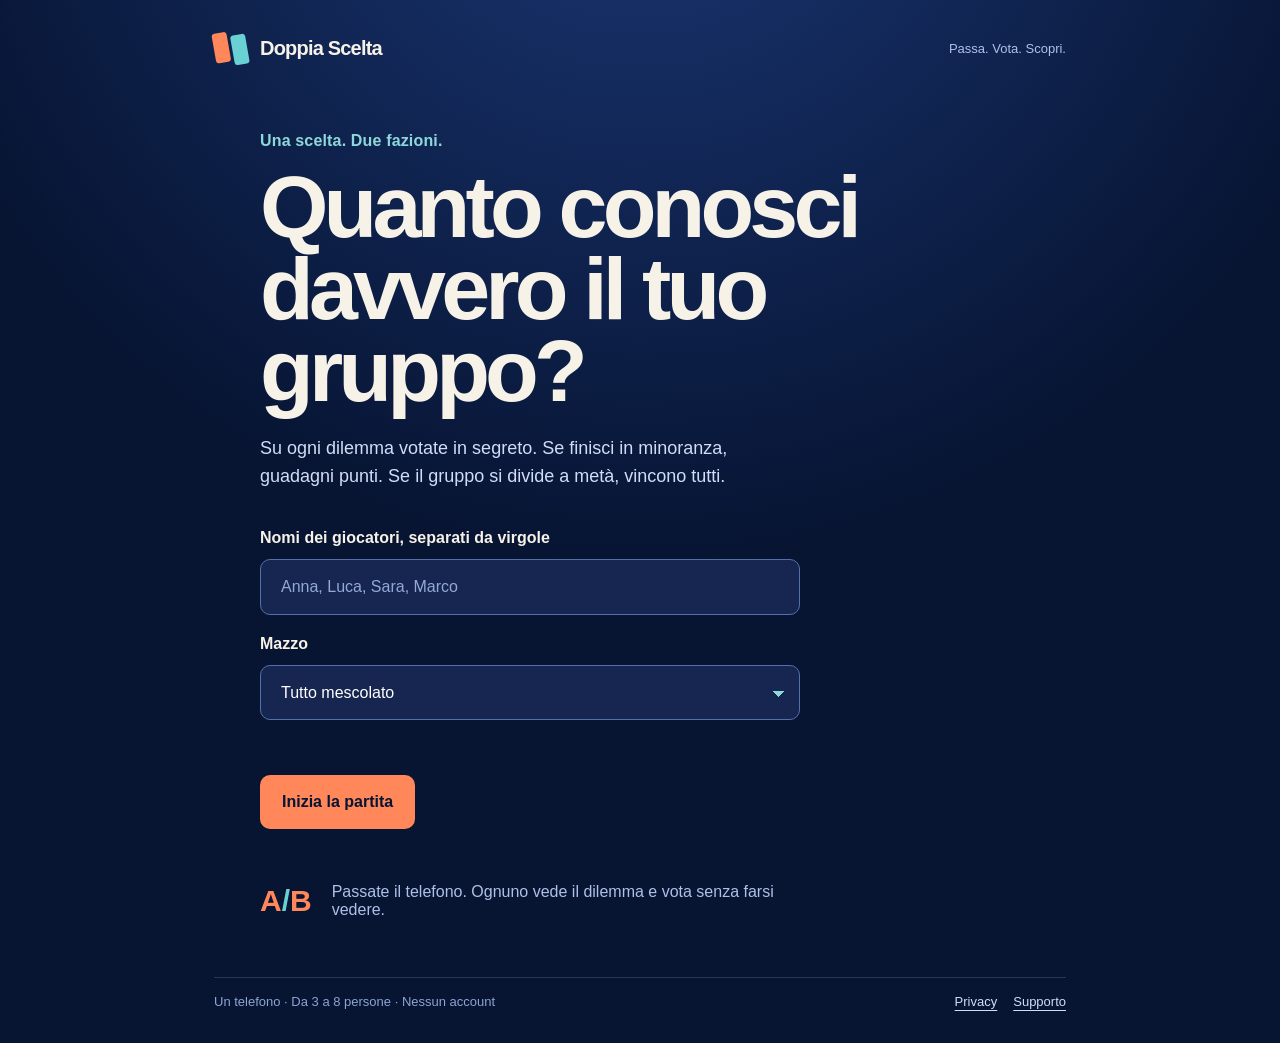
<file: index.html>
<!doctype html>
<html lang="it">
<head>
  <meta charset="utf-8">
  <meta name="viewport" content="width=device-width,initial-scale=1">
  <meta name="theme-color" content="#0a1737">
  <meta name="description" content="Un gioco di scelte segrete per gruppi di amici. Un telefono, nessun account.">
  <meta name="apple-mobile-web-app-capable" content="yes">
  <meta name="apple-mobile-web-app-status-bar-style" content="black-translucent">
  <title>Doppia Scelta — il gioco che divide il gruppo</title>
  <link rel="manifest" href="manifest.webmanifest">
  <link rel="icon" href="icon.svg" type="image/svg+xml">
  <link rel="stylesheet" href="style.css">
</head>
<body>
  <main class="shell">
    <header class="masthead"><div class="mark" aria-hidden="true"><span></span><span></span></div><strong>Doppia Scelta</strong><span class="edition">Passa. Vota. Scopri.</span></header>
    <section id="screen" aria-live="polite"></section>
    <footer><span>Un telefono · Da 3 a 8 persone · Nessun account</span><nav aria-label="Informazioni"><a href="privacy.html">Privacy</a><a href="support.html">Supporto</a><button id="install" type="button" hidden>Installa</button></nav></footer>
  </main>
  <script type="module" src="main.js"></script>
</body>
</html>
</file>
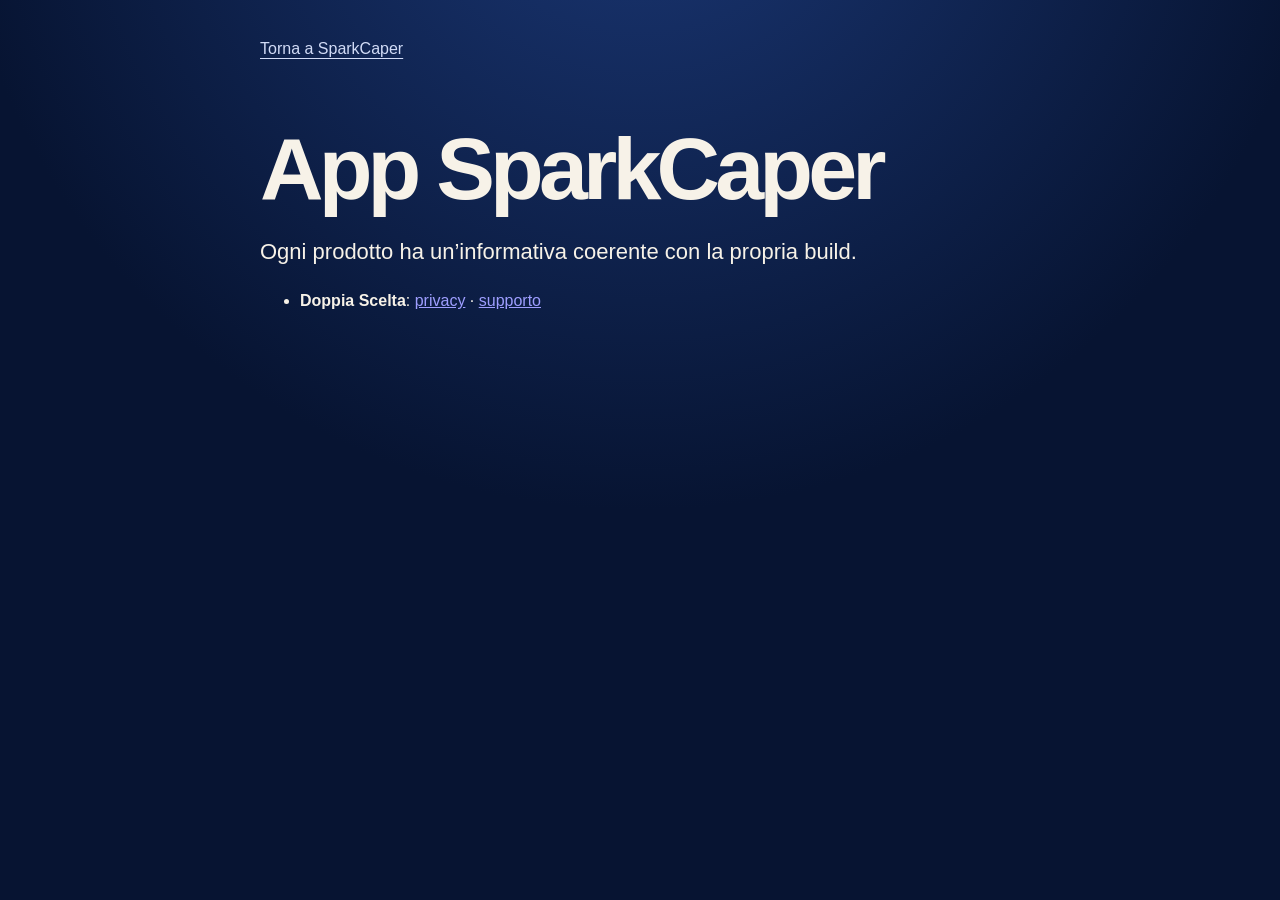
<file: apps/index.html>
<!doctype html>
<html lang="it">
<head>
  <meta charset="utf-8">
  <meta name="viewport" content="width=device-width,initial-scale=1">
  <meta name="theme-color" content="#071432">
  <meta name="sparkcaper-legal-source-sha256" content="catalog">
  <title>App — SparkCaper</title>
  <link rel="stylesheet" href="../style.css">
</head>
<body>
  <main class="legal-shell">
    <a class="back-link" href="../">Torna a SparkCaper</a>
    <h1>App SparkCaper</h1>
    <p class="legal-lead">Ogni prodotto ha un’informativa coerente con la propria build.</p>
    <ul><li><strong>Doppia Scelta</strong>: <a href="doppia-scelta/privacy.html">privacy</a> · <a href="doppia-scelta/support.html">supporto</a></li></ul>
  </main>
</body>
</html>
</file>
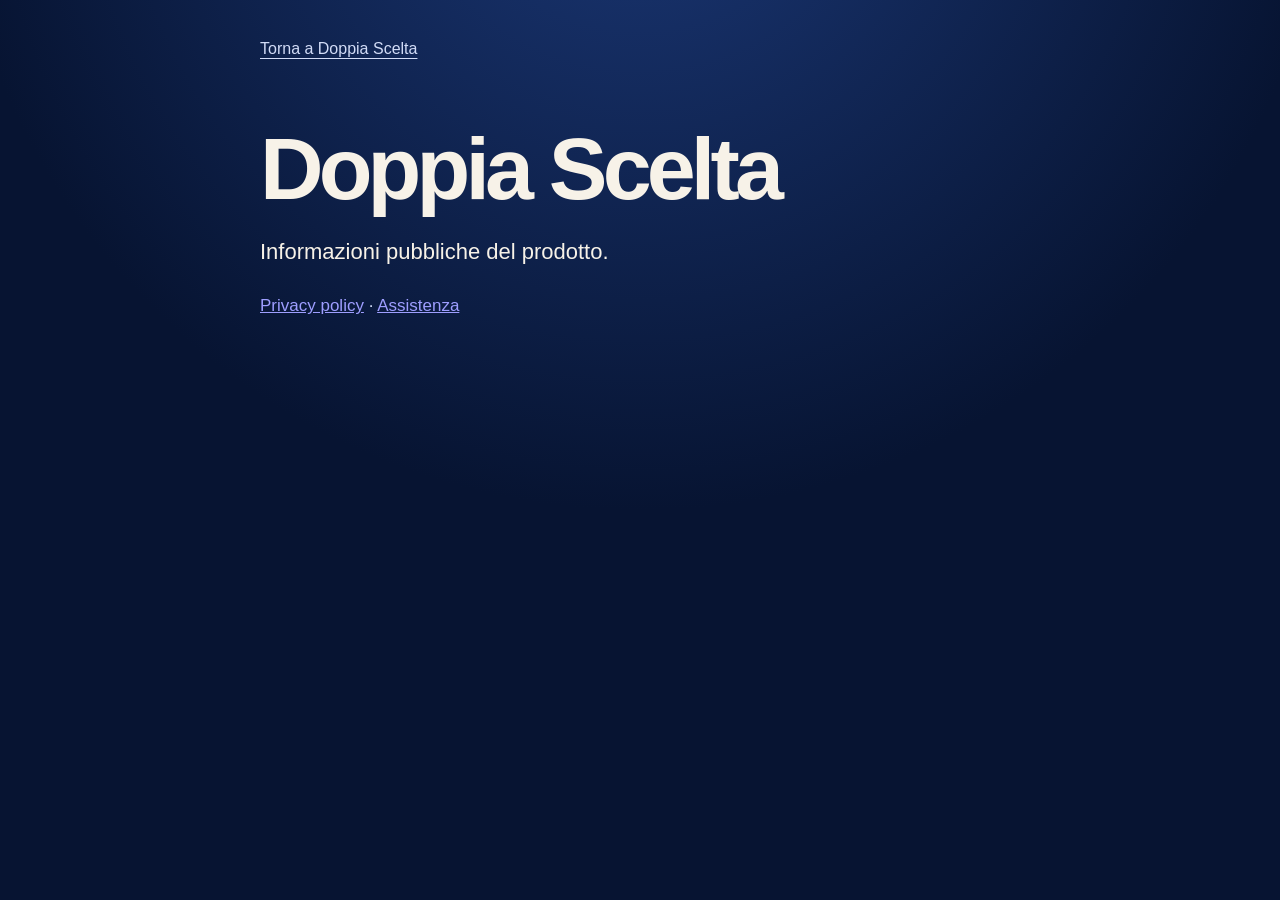
<file: apps/doppia-scelta/index.html>
<!doctype html>
<html lang="it">
<head>
  <meta charset="utf-8">
  <meta name="viewport" content="width=device-width,initial-scale=1">
  <meta name="theme-color" content="#071432">
  <meta name="sparkcaper-legal-source-sha256" content="996168f94d429df99f37969d3c734730c4c505b29fed353ec8225e2c04f1ea29">
  <title>Informazioni — Doppia Scelta</title>
  <link rel="stylesheet" href="../../style.css">
</head>
<body>
  <main class="legal-shell">
    <a class="back-link" href="../../">Torna a Doppia Scelta</a>
    <h1>Doppia Scelta</h1>
    <p class="legal-lead">Informazioni pubbliche del prodotto.</p>
    <p><a href="privacy.html">Privacy policy</a> · <a href="support.html">Assistenza</a></p>
  </main>
</body>
</html>
</file>
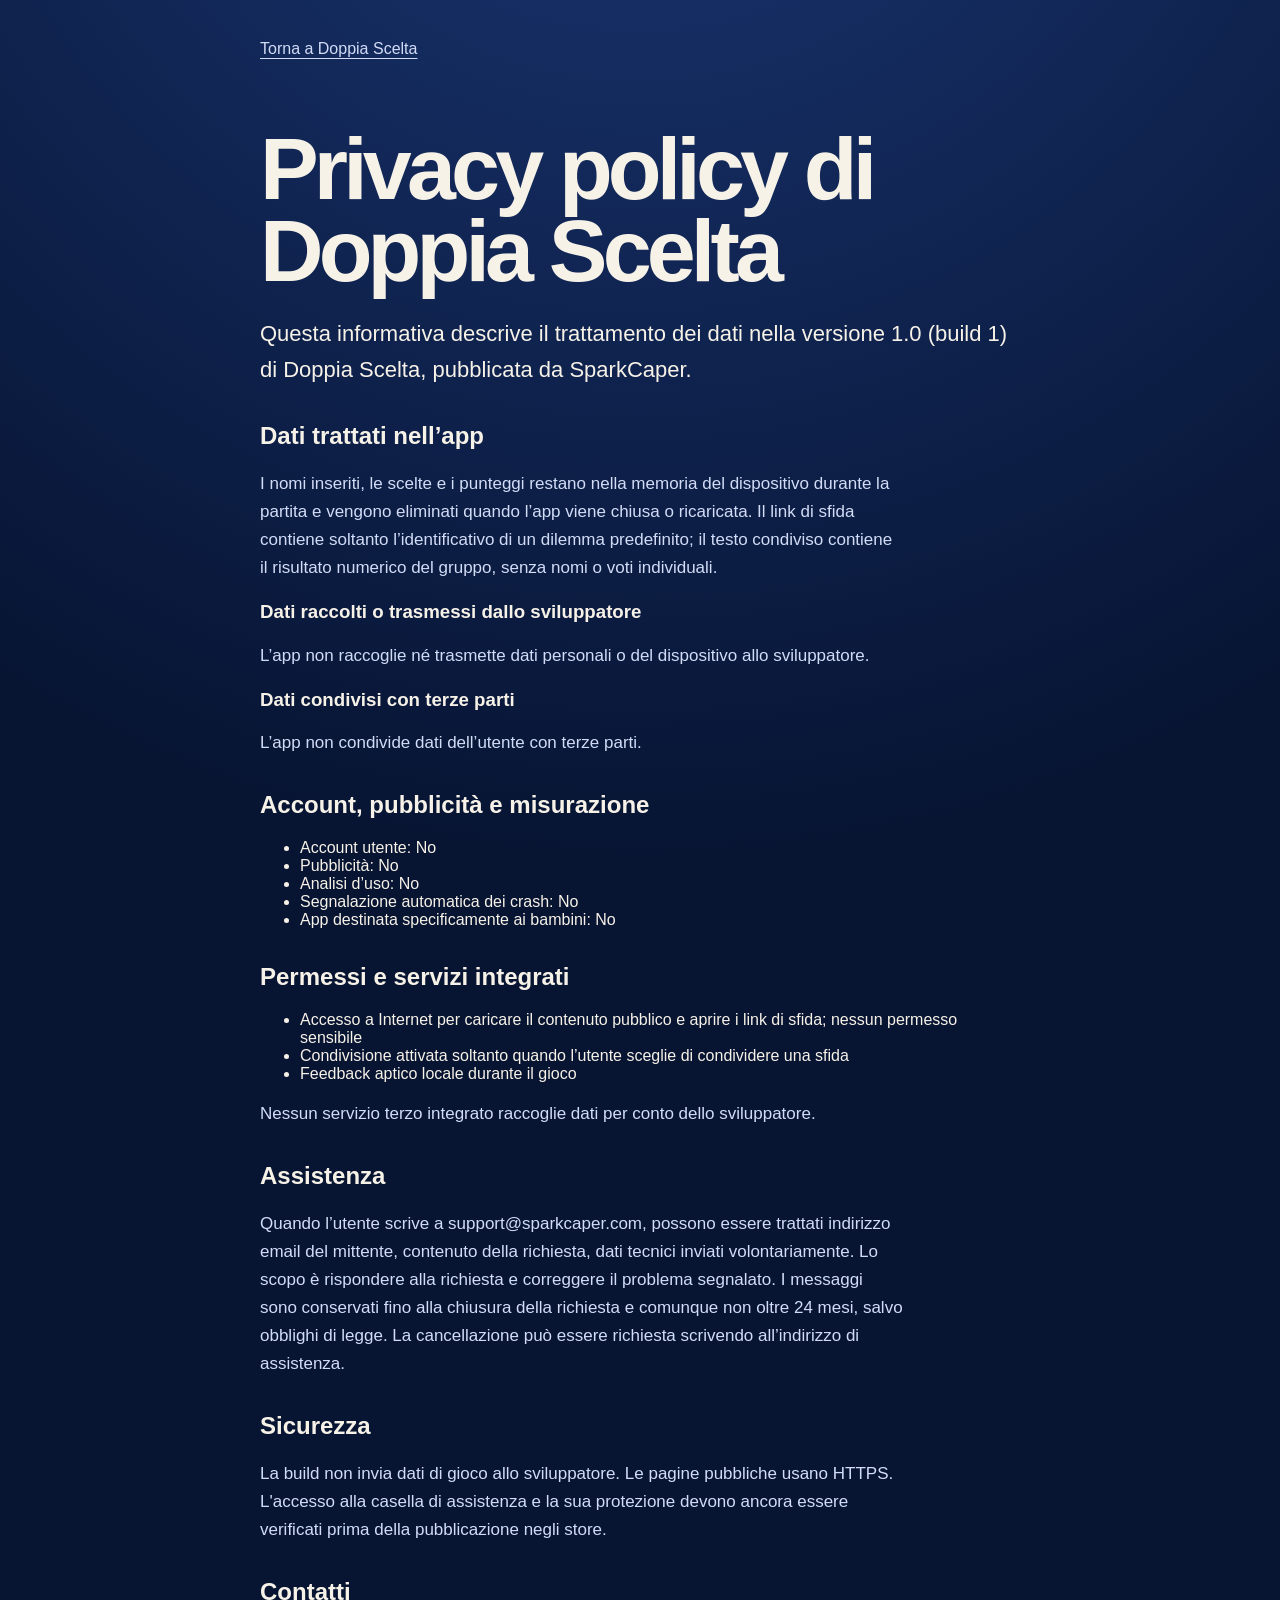
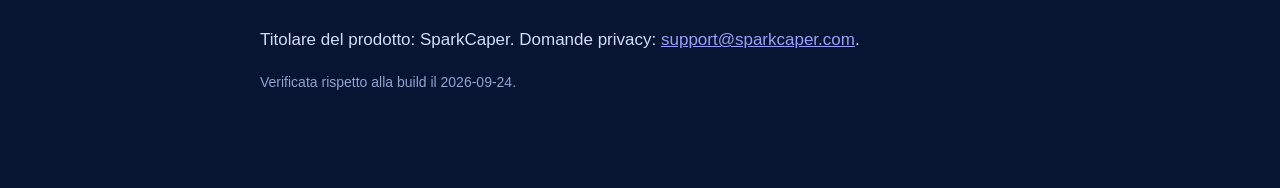
<file: privacy.html>
<!doctype html>
<html lang="it">
<head>
  <meta charset="utf-8">
  <meta name="viewport" content="width=device-width,initial-scale=1">
  <meta name="theme-color" content="#071432">
  <meta name="sparkcaper-legal-source-sha256" content="2859176603d3a75f129fdc61819330c9de83330c2cb3749a84c4265021fdd921">
  <title>Privacy policy — Doppia Scelta</title>
  <link rel="stylesheet" href="style.css">
</head>
<body>
  <main class="legal-shell">
    <a class="back-link" href="./">Torna a Doppia Scelta</a>
    <h1>Privacy policy di Doppia Scelta</h1>
    <p class="legal-lead">Questa informativa descrive il trattamento dei dati nella versione 1.0 (build 1) di Doppia Scelta, pubblicata da SparkCaper.</p>
    <h2>Dati trattati nell’app</h2>
    <p>I nomi inseriti, le scelte e i punteggi restano nella memoria del dispositivo durante la partita e vengono eliminati quando l’app viene chiusa o ricaricata. Il link di sfida contiene soltanto l’identificativo di un dilemma predefinito; il testo condiviso contiene il risultato numerico del gruppo, senza nomi o voti individuali.</p>
    <h3>Dati raccolti o trasmessi dallo sviluppatore</h3>
    <p>L’app non raccoglie né trasmette dati personali o del dispositivo allo sviluppatore.</p>
    <h3>Dati condivisi con terze parti</h3>
    <p>L’app non condivide dati dell’utente con terze parti.</p>
    <h2>Account, pubblicità e misurazione</h2>
    <ul>
      <li>Account utente: No</li>
      <li>Pubblicità: No</li>
      <li>Analisi d’uso: No</li>
      <li>Segnalazione automatica dei crash: No</li>
      <li>App destinata specificamente ai bambini: No</li>
    </ul>
    <h2>Permessi e servizi integrati</h2>
    <ul><li>Accesso a Internet per caricare il contenuto pubblico e aprire i link di sfida; nessun permesso sensibile</li><li>Condivisione attivata soltanto quando l’utente sceglie di condividere una sfida</li><li>Feedback aptico locale durante il gioco</li></ul>
    <p>Nessun servizio terzo integrato raccoglie dati per conto dello sviluppatore.</p>
    <h2>Assistenza</h2>
    <p>Quando l’utente scrive a support@sparkcaper.com, possono essere trattati indirizzo email del mittente, contenuto della richiesta, dati tecnici inviati volontariamente. Lo scopo è rispondere alla richiesta e correggere il problema segnalato. I messaggi sono conservati fino alla chiusura della richiesta e comunque non oltre 24 mesi, salvo obblighi di legge. La cancellazione può essere richiesta scrivendo all’indirizzo di assistenza.</p>
    <h2>Sicurezza</h2>
    <p>La build non invia dati di gioco allo sviluppatore. Le pagine pubbliche usano HTTPS. L&#39;accesso alla casella di assistenza e la sua protezione devono ancora essere verificati prima della pubblicazione negli store.</p>
    <h2>Contatti</h2>
    <p>Titolare del prodotto: SparkCaper. Domande privacy: <a href="mailto:support@sparkcaper.com?subject=Doppia%20Scelta%20-%20privacy">support@sparkcaper.com</a>.</p>
    <p class="legal-date">Verificata rispetto alla build il 2026-09-24.</p>
  </main>
</body>
</html>
</file>
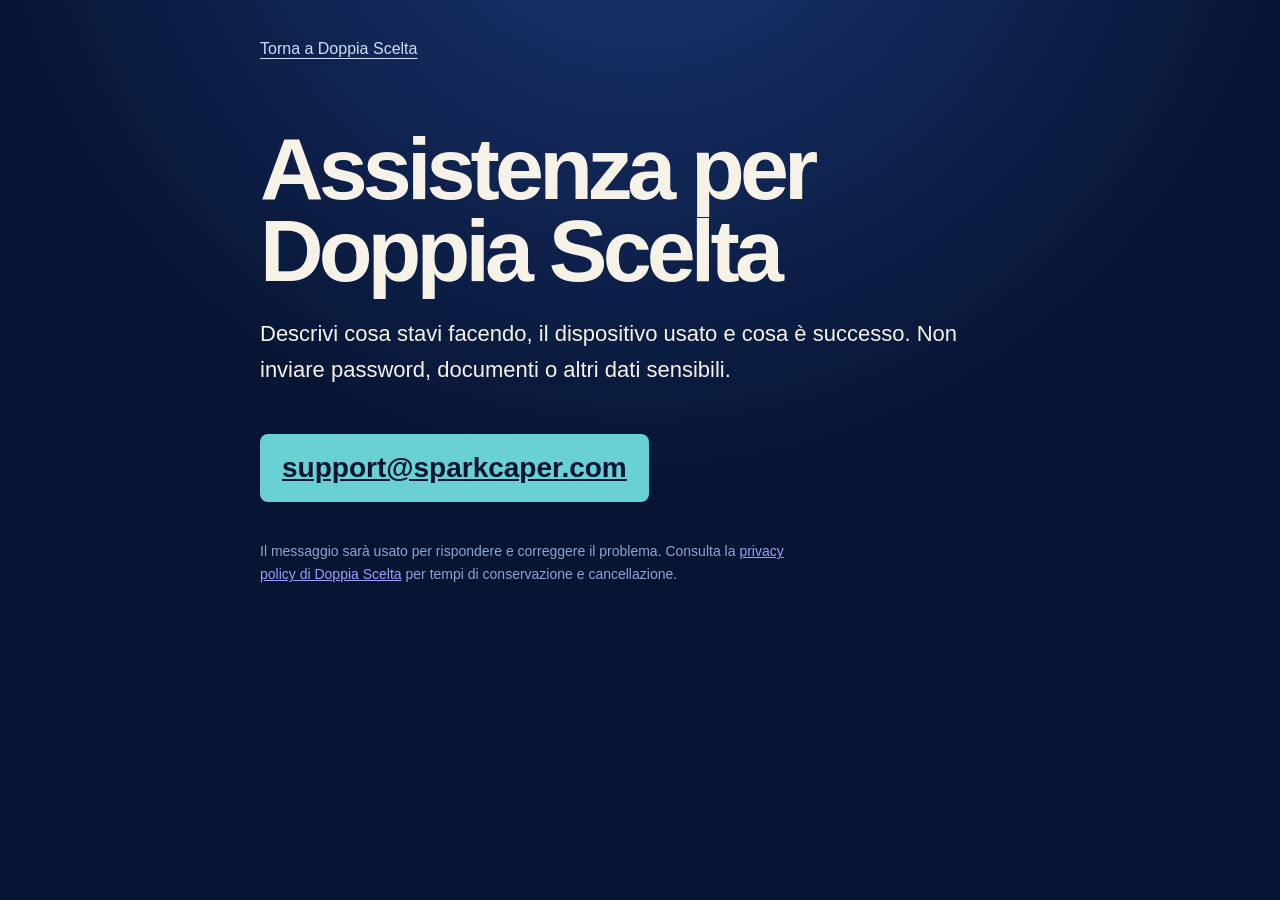
<file: support.html>
<!doctype html>
<html lang="it">
<head>
  <meta charset="utf-8">
  <meta name="viewport" content="width=device-width,initial-scale=1">
  <meta name="theme-color" content="#071432">
  <meta name="sparkcaper-legal-source-sha256" content="2859176603d3a75f129fdc61819330c9de83330c2cb3749a84c4265021fdd921">
  <title>Supporto — Doppia Scelta</title>
  <link rel="stylesheet" href="style.css">
</head>
<body>
  <main class="legal-shell">
    <a class="back-link" href="./">Torna a Doppia Scelta</a>
    <h1>Assistenza per Doppia Scelta</h1>
    <p class="legal-lead">Descrivi cosa stavi facendo, il dispositivo usato e cosa è successo. Non inviare password, documenti o altri dati sensibili.</p>
    <a class="support-address" href="mailto:support@sparkcaper.com?subject=Doppia%20Scelta%20-%20supporto">support@sparkcaper.com</a>
    <p class="support-note">Il messaggio sarà usato per rispondere e correggere il problema. Consulta la <a href="privacy.html">privacy policy di Doppia Scelta</a> per tempi di conservazione e cancellazione.</p>
  </main>
</body>
</html>
</file>
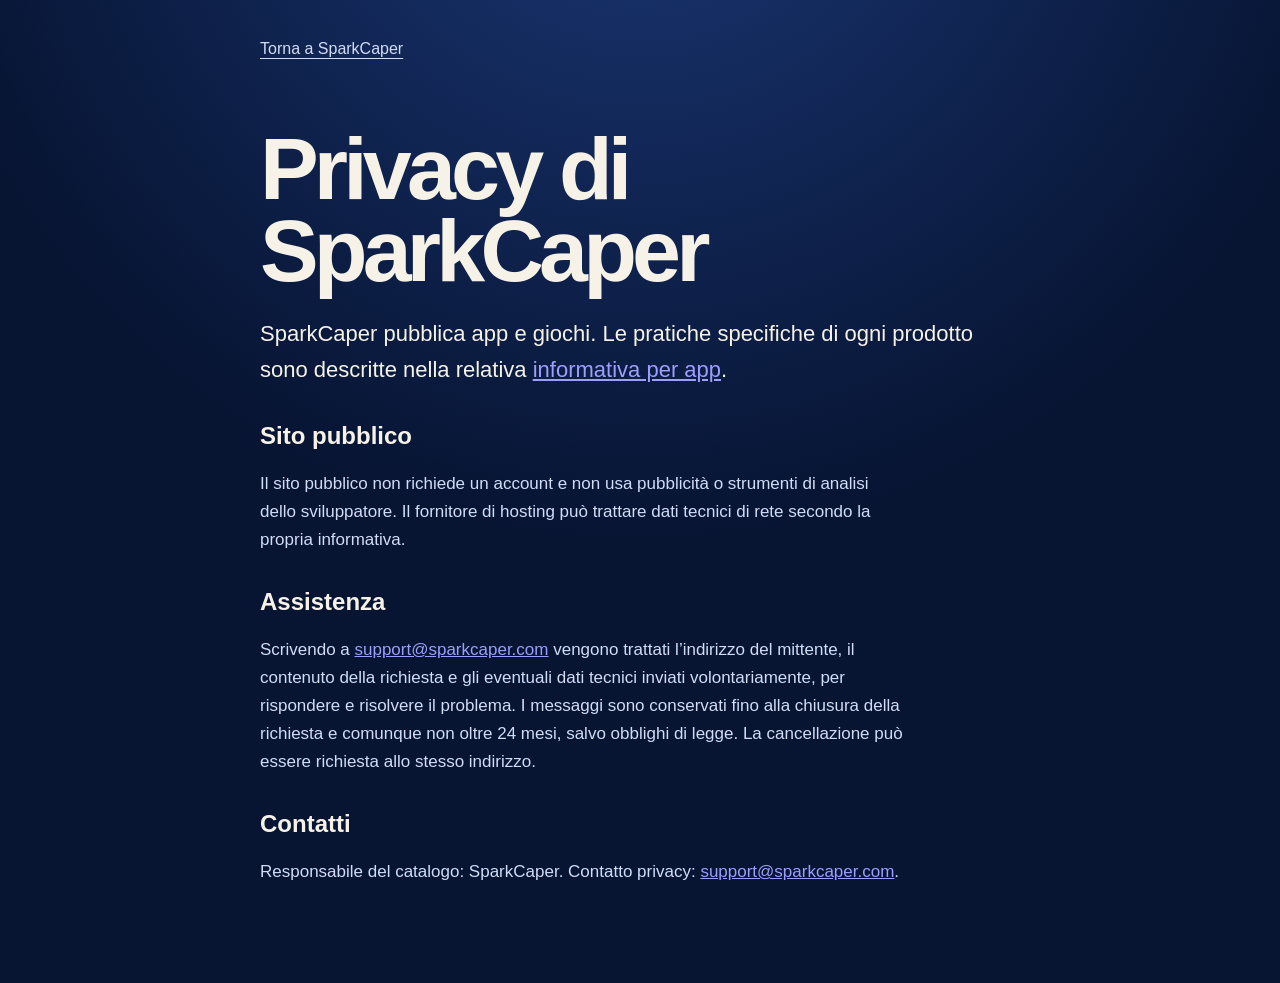
<file: company/privacy.html>
<!doctype html>
<html lang="it">
<head>
  <meta charset="utf-8">
  <meta name="viewport" content="width=device-width,initial-scale=1">
  <meta name="theme-color" content="#071432">
  <meta name="sparkcaper-legal-source-sha256" content="company">
  <title>Privacy aziendale — SparkCaper</title>
  <link rel="stylesheet" href="../style.css">
</head>
<body>
  <main class="legal-shell">
    <a class="back-link" href="../">Torna a SparkCaper</a>
    <h1>Privacy di SparkCaper</h1>
    <p class="legal-lead">SparkCaper pubblica app e giochi. Le pratiche specifiche di ogni prodotto sono descritte nella relativa <a href="../apps/">informativa per app</a>.</p>
    <h2>Sito pubblico</h2>
    <p>Il sito pubblico non richiede un account e non usa pubblicità o strumenti di analisi dello sviluppatore. Il fornitore di hosting può trattare dati tecnici di rete secondo la propria informativa.</p>
    <h2>Assistenza</h2>
    <p>Scrivendo a <a href="mailto:support@sparkcaper.com">support@sparkcaper.com</a> vengono trattati l’indirizzo del mittente, il contenuto della richiesta e gli eventuali dati tecnici inviati volontariamente, per rispondere e risolvere il problema. I messaggi sono conservati fino alla chiusura della richiesta e comunque non oltre 24 mesi, salvo obblighi di legge. La cancellazione può essere richiesta allo stesso indirizzo.</p>
    <h2>Contatti</h2>
    <p>Responsabile del catalogo: SparkCaper. Contatto privacy: <a href="mailto:support@sparkcaper.com?subject=SparkCaper%20-%20privacy">support@sparkcaper.com</a>.</p>
  </main>
</body>
</html>
</file>
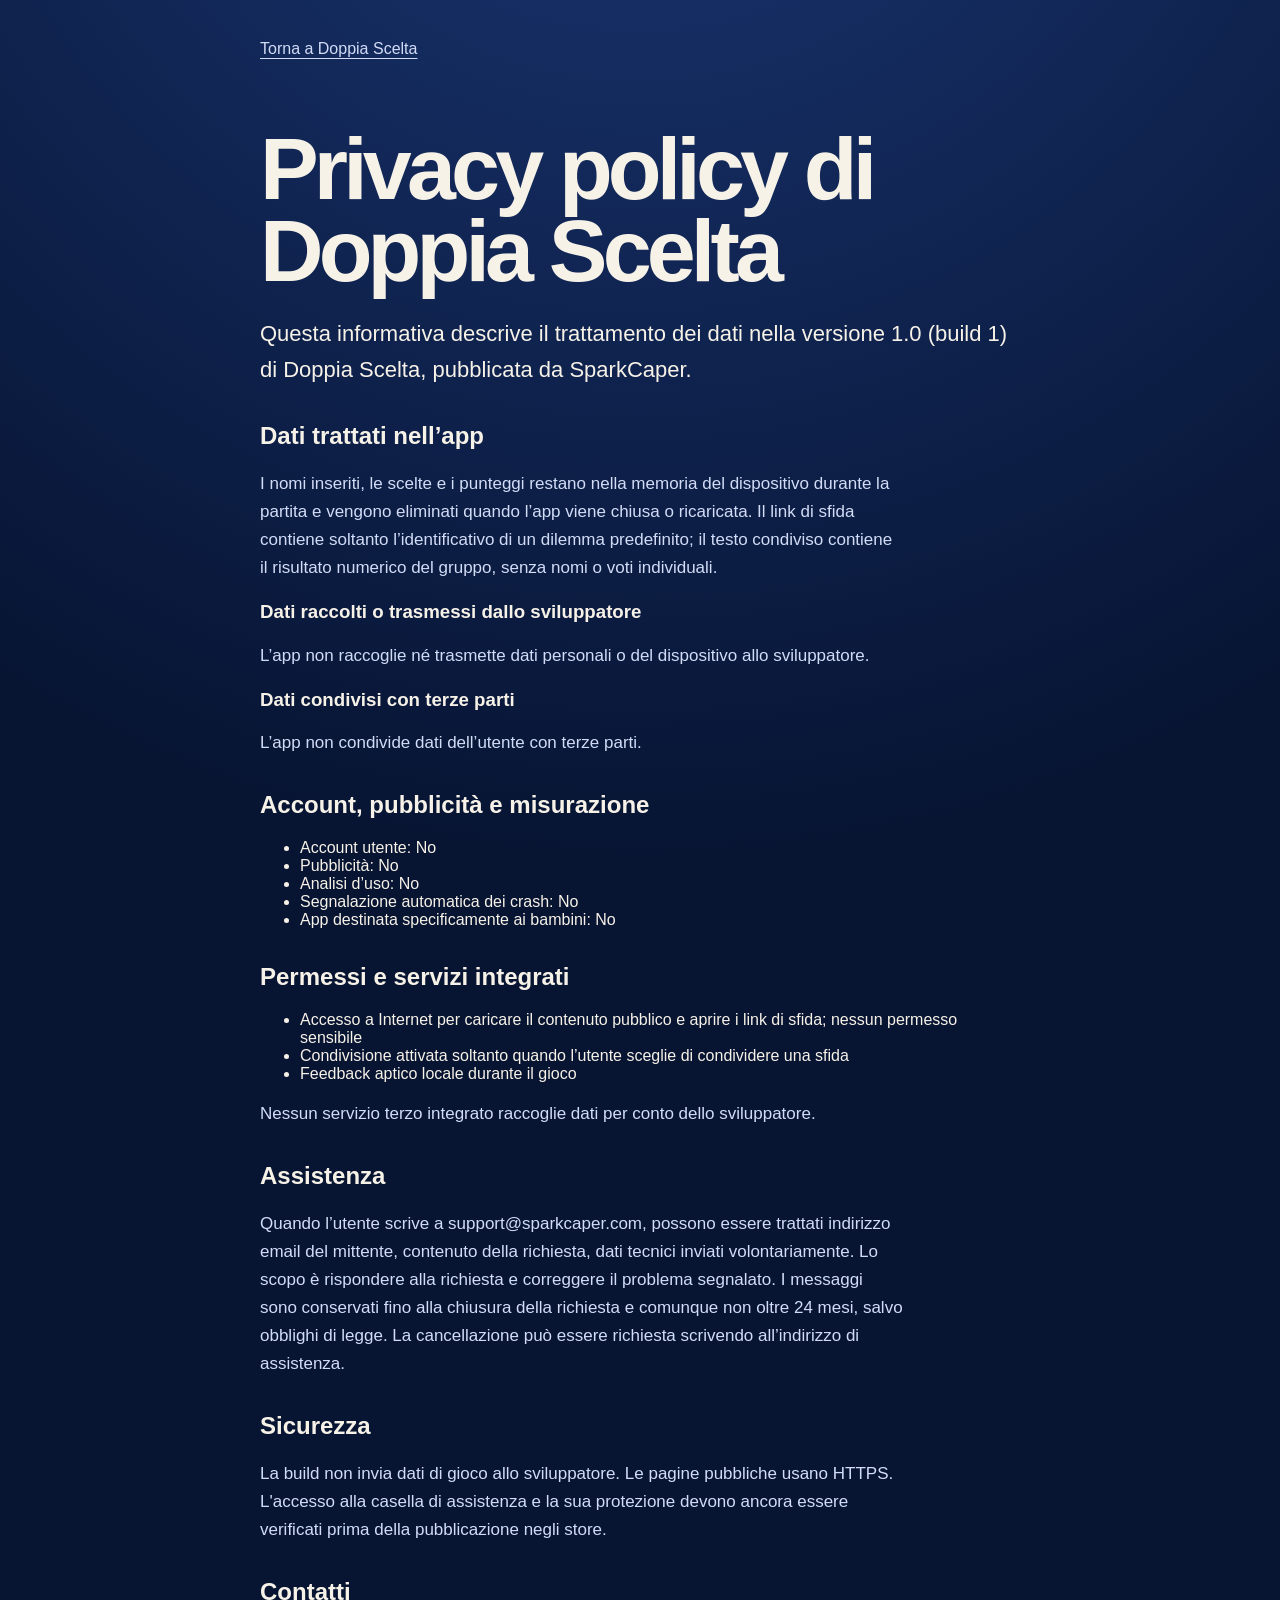
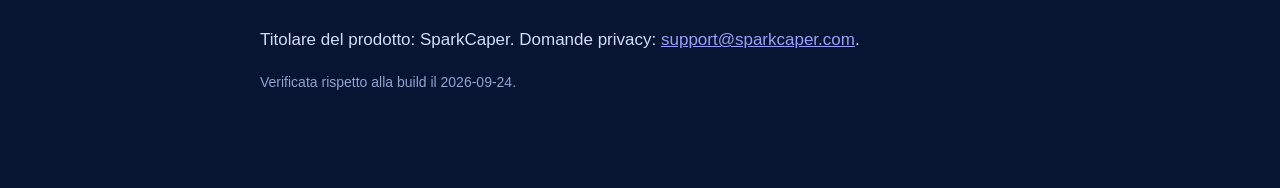
<file: apps/doppia-scelta/privacy.html>
<!doctype html>
<html lang="it">
<head>
  <meta charset="utf-8">
  <meta name="viewport" content="width=device-width,initial-scale=1">
  <meta name="theme-color" content="#071432">
  <meta name="sparkcaper-legal-source-sha256" content="2859176603d3a75f129fdc61819330c9de83330c2cb3749a84c4265021fdd921">
  <title>Privacy policy — Doppia Scelta</title>
  <link rel="stylesheet" href="../../style.css">
</head>
<body>
  <main class="legal-shell">
    <a class="back-link" href="../../">Torna a Doppia Scelta</a>
    <h1>Privacy policy di Doppia Scelta</h1>
    <p class="legal-lead">Questa informativa descrive il trattamento dei dati nella versione 1.0 (build 1) di Doppia Scelta, pubblicata da SparkCaper.</p>
    <h2>Dati trattati nell’app</h2>
    <p>I nomi inseriti, le scelte e i punteggi restano nella memoria del dispositivo durante la partita e vengono eliminati quando l’app viene chiusa o ricaricata. Il link di sfida contiene soltanto l’identificativo di un dilemma predefinito; il testo condiviso contiene il risultato numerico del gruppo, senza nomi o voti individuali.</p>
    <h3>Dati raccolti o trasmessi dallo sviluppatore</h3>
    <p>L’app non raccoglie né trasmette dati personali o del dispositivo allo sviluppatore.</p>
    <h3>Dati condivisi con terze parti</h3>
    <p>L’app non condivide dati dell’utente con terze parti.</p>
    <h2>Account, pubblicità e misurazione</h2>
    <ul>
      <li>Account utente: No</li>
      <li>Pubblicità: No</li>
      <li>Analisi d’uso: No</li>
      <li>Segnalazione automatica dei crash: No</li>
      <li>App destinata specificamente ai bambini: No</li>
    </ul>
    <h2>Permessi e servizi integrati</h2>
    <ul><li>Accesso a Internet per caricare il contenuto pubblico e aprire i link di sfida; nessun permesso sensibile</li><li>Condivisione attivata soltanto quando l’utente sceglie di condividere una sfida</li><li>Feedback aptico locale durante il gioco</li></ul>
    <p>Nessun servizio terzo integrato raccoglie dati per conto dello sviluppatore.</p>
    <h2>Assistenza</h2>
    <p>Quando l’utente scrive a support@sparkcaper.com, possono essere trattati indirizzo email del mittente, contenuto della richiesta, dati tecnici inviati volontariamente. Lo scopo è rispondere alla richiesta e correggere il problema segnalato. I messaggi sono conservati fino alla chiusura della richiesta e comunque non oltre 24 mesi, salvo obblighi di legge. La cancellazione può essere richiesta scrivendo all’indirizzo di assistenza.</p>
    <h2>Sicurezza</h2>
    <p>La build non invia dati di gioco allo sviluppatore. Le pagine pubbliche usano HTTPS. L&#39;accesso alla casella di assistenza e la sua protezione devono ancora essere verificati prima della pubblicazione negli store.</p>
    <h2>Contatti</h2>
    <p>Titolare del prodotto: SparkCaper. Domande privacy: <a href="mailto:support@sparkcaper.com?subject=Doppia%20Scelta%20-%20privacy">support@sparkcaper.com</a>.</p>
    <p class="legal-date">Verificata rispetto alla build il 2026-09-24.</p>
  </main>
</body>
</html>
</file>
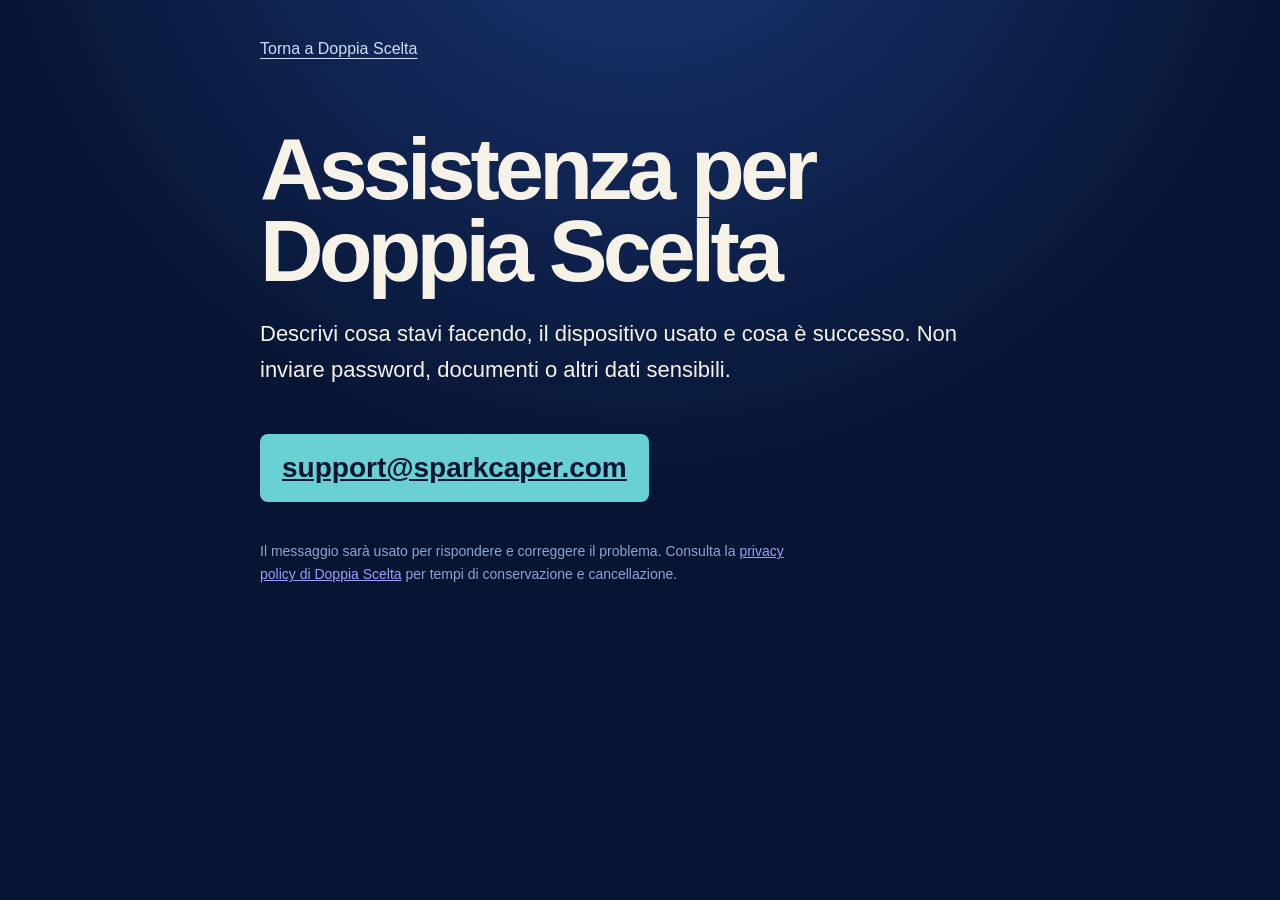
<file: apps/doppia-scelta/support.html>
<!doctype html>
<html lang="it">
<head>
  <meta charset="utf-8">
  <meta name="viewport" content="width=device-width,initial-scale=1">
  <meta name="theme-color" content="#071432">
  <meta name="sparkcaper-legal-source-sha256" content="996168f94d429df99f37969d3c734730c4c505b29fed353ec8225e2c04f1ea29">
  <title>Supporto — Doppia Scelta</title>
  <link rel="stylesheet" href="../../style.css">
</head>
<body>
  <main class="legal-shell">
    <a class="back-link" href="../../">Torna a Doppia Scelta</a>
    <h1>Assistenza per Doppia Scelta</h1>
    <p class="legal-lead">Descrivi cosa stavi facendo, il dispositivo usato e cosa è successo. Non inviare password, documenti o altri dati sensibili.</p>
    <a class="support-address" href="mailto:support@sparkcaper.com?subject=Doppia%20Scelta%20-%20supporto">support@sparkcaper.com</a>
    <p class="support-note">Il messaggio sarà usato per rispondere e correggere il problema. Consulta la <a href="privacy.html">privacy policy di Doppia Scelta</a> per tempi di conservazione e cancellazione.</p>
  </main>
</body>
</html>
</file>
<file: style.css>
:root{color-scheme:dark;font-family:"Aptos",Segoe UI,Arial,sans-serif;background:#071432;color:#f7f2e8;font-synthesis:none}
*{box-sizing:border-box}
body{margin:0;min-height:100vh;background:radial-gradient(circle at 50% -20%,#1b3877 0,#071432 55%)}
button,input,select{font:inherit}
.shell{max-width:900px;margin:auto;padding:22px 24px 34px;min-height:100vh;display:flex;flex-direction:column}
.masthead{display:flex;align-items:center;gap:12px;min-height:52px}
.masthead strong{font-size:20px;letter-spacing:-.04em}
.edition{margin-left:auto;color:#afc0e8;font-size:13px}
.mark{width:34px;height:34px;display:flex;gap:3px;transform:rotate(-10deg)}
.mark span{width:15px;height:30px;border-radius:3px;background:#ff875a}
.mark span+span{background:#69d0d4;transform:translateY(5px)}
#screen{flex:1;display:grid;align-items:center}
.intro,.panel,.choose,.result{width:100%;max-width:760px;margin:auto;padding:42px 0}
.kicker,.step{color:#8ed8db;font-weight:750;letter-spacing:.01em}
.intro h1,.panel h1,.choose h1,.result h1,.legal-shell h1{font-family:"Arial Narrow","Aptos Display",Impact,sans-serif;font-stretch:condensed;font-size:clamp(46px,9vw,88px);line-height:.93;letter-spacing:-.055em;margin:14px 0 24px}
.intro>p:not(.kicker),.panel>p:not(.step){max-width:540px;color:#d2dcf7;font-size:18px;line-height:1.55}
.challenge{padding-left:18px;border-left:6px solid #69d0d4}
.intro form{max-width:540px;margin:38px 0}
.intro label{display:block;font-weight:750;margin-bottom:12px}
.intro input,.intro select{width:100%;padding:18px 20px;background:#162650;border:1px solid #5470a9;color:white;border-radius:10px;outline:none}
.intro input{margin-bottom:20px}
.intro select{appearance:none;background-image:linear-gradient(45deg,transparent 50%,#8ed8db 50%),linear-gradient(135deg,#8ed8db 50%,transparent 50%);background-position:calc(100% - 21px) 52%,calc(100% - 15px) 52%;background-size:6px 6px;background-repeat:no-repeat}
.intro input:focus,.intro select:focus{border-color:#8ed8db;box-shadow:0 0 0 3px #8ed8db55}
.intro input::placeholder{color:#93a8d6}
.error{min-height:1.4em;color:#ffae94}
.primary,.secondary{border:0;border-radius:10px;padding:17px 22px;font-weight:800;cursor:pointer;min-height:54px}
.primary{background:#ff875a;color:#071432}
.secondary{background:#1d305b;color:white;margin-left:10px}
.rule{display:flex;align-items:center;gap:20px;max-width:540px;color:#afc0e8}
.rule-icon{font-size:30px;font-weight:900;white-space:nowrap;color:#ff875a}
.rule-icon span{color:#69d0d4}
.pass em{font-style:normal;color:#ff875a}
.pass .primary{margin-top:28px}
.choices{display:grid;grid-template-columns:1fr 1fr;gap:8px;margin:32px 0;transform:rotate(-.35deg)}
.choice{border:0;min-height:220px;padding:28px;text-align:left;display:flex;flex-direction:column;justify-content:space-between;gap:28px;font-weight:900;font-size:clamp(21px,3vw,32px);line-height:1.12;cursor:pointer;color:#11182b}
.choice small{display:block;font-size:14px;letter-spacing:0}
.choice.a{background:#ff875a;clip-path:polygon(0 0,100% 2%,96% 100%,1% 97%)}
.choice.b{background:#69d0d4;clip-path:polygon(2% 2%,100% 0,99% 97%,0 100%)}
.hint,.explain{color:#b8c9ec;line-height:1.5}
.score-split{display:flex;height:84px;overflow:hidden;font-size:22px;font-weight:900;transform:rotate(-.35deg)}
.score-split div{display:flex;align-items:center;justify-content:space-between;padding:16px 24px;color:#11182b}
.score-split .a{background:#ff875a;flex:1;clip-path:polygon(0 0,100% 0,94% 100%,0 100%)}
.score-split .b{background:#69d0d4;flex:1;margin-left:-4%;padding-left:8%;clip-path:polygon(6% 0,100% 0,100% 100%,0 100%)}
.result h2{margin-top:30px}
.result ol{list-style:none;padding:0;margin:0 0 28px;max-width:440px}
.result li{display:flex;justify-content:space-between;padding:12px 0;border-bottom:1px solid #ffffff25;font-size:19px}
footer{padding-top:16px;border-top:1px solid #ffffff24;color:#8da4d5;font-size:13px;display:flex;justify-content:space-between;gap:18px;align-items:center}
footer nav{display:flex;gap:16px;align-items:center}
footer a,.back-link{color:#d2dcf7;text-underline-offset:4px}
#install{border:0;background:none;color:#69d0d4;padding:0;text-decoration:underline;text-underline-offset:4px;cursor:pointer}
.legal-shell{width:min(760px,calc(100% - 36px));margin:0 auto;padding:40px 0 80px}
.legal-shell h1{margin-top:70px}
.legal-shell h2{margin-top:34px}
.legal-shell p{max-width:68ch;color:#d2dcf7;font-size:17px;line-height:1.65}
.legal-lead{font-size:22px!important;color:#f7f2e8!important}
.legal-date,.support-note{color:#8da4d5!important;font-size:14px!important}
.support-address{display:inline-block;margin:24px 0;color:#071432;background:#69d0d4;padding:18px 22px;border-radius:8px;font-weight:800;font-size:clamp(18px,4vw,28px)}
button:focus-visible,a:focus-visible,input:focus-visible,select:focus-visible{outline:3px solid white;outline-offset:4px}
button:hover{filter:brightness(1.07)}
@media(max-width:600px){.shell{padding:16px 18px 24px}.edition{display:none}.intro,.panel,.choose,.result{padding:32px 0}.choices{grid-template-columns:1fr;gap:5px}.choice{min-height:138px}.secondary{display:block;margin:12px 0 0;width:100%}.result .primary{width:100%}footer{align-items:flex-start;flex-direction:column}footer nav{width:100%;justify-content:space-between}.legal-shell h1{margin-top:48px}}
@media(prefers-reduced-motion:reduce){*{scroll-behavior:auto!important;transition:none!important}}
</file>
